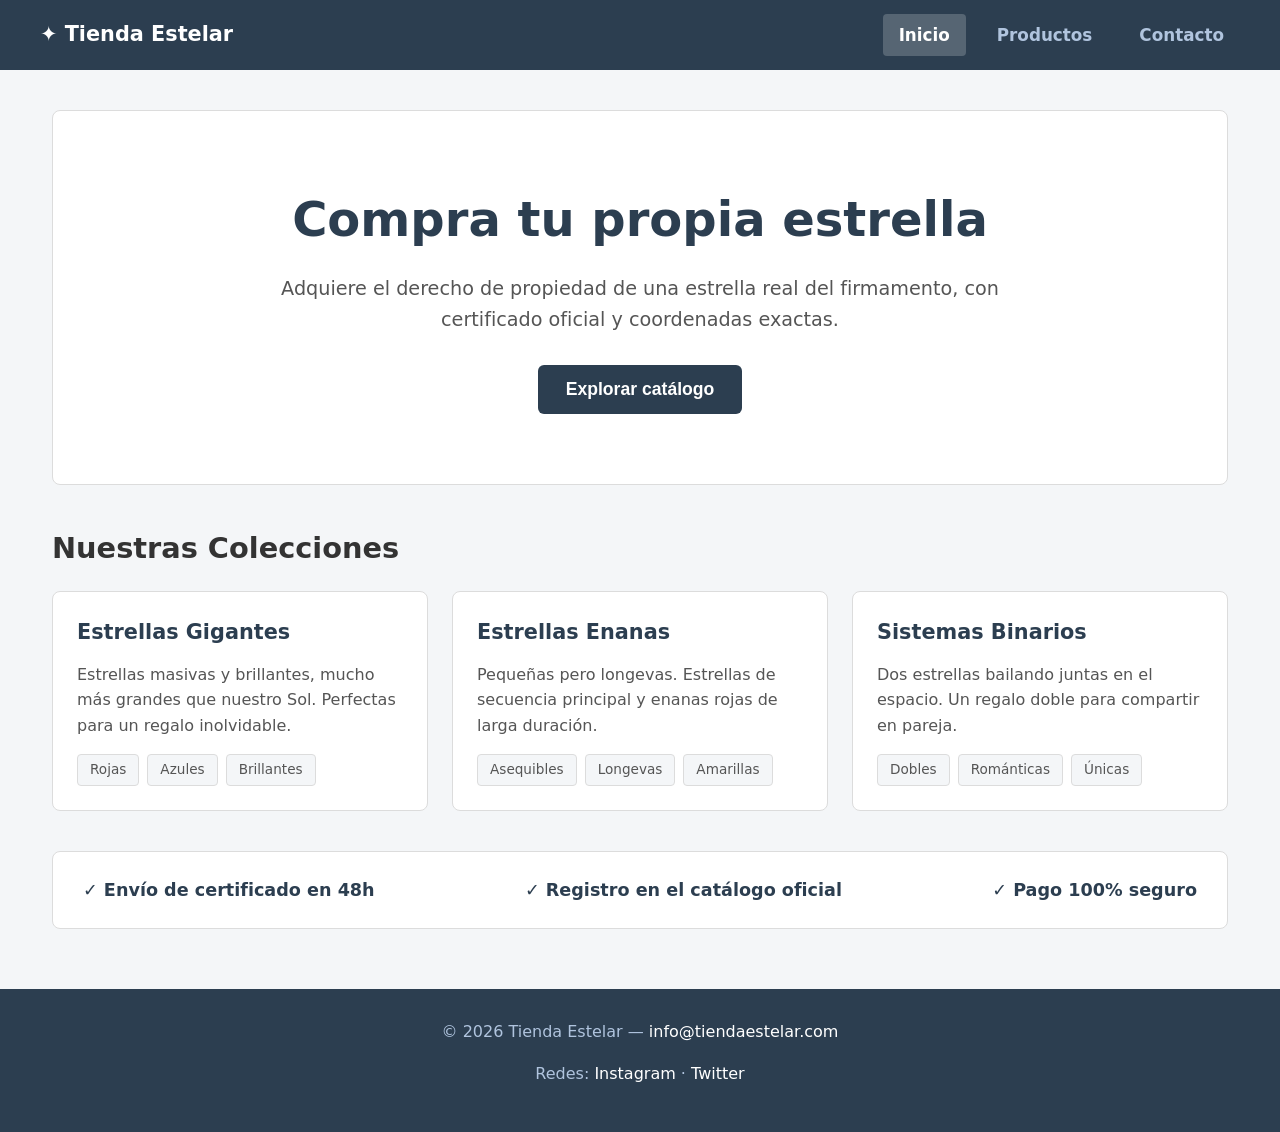
<file: index.html>
<!DOCTYPE html>
<html lang="es">
<head>
  <meta charset="UTF-8">
  <meta name="viewport" content="width=device-width, initial-scale=1">
  <title>Tienda Estelar — Inicio</title>
  <link rel="stylesheet" href="global.css">
</head>
<body>

  <header class="menu">
    <a class="marca" href="index.html">✦ Tienda Estelar</a>
    <nav>
      <a class="activo" href="index.html">Inicio</a>
      <a href="productes.html">Productos</a>
      <a href="contacte.html">Contacto</a>
    </nav>
  </header>

  <main class="contenedor">
    <section class="portada">
      <h1>Compra tu propia estrella</h1>
      <p>Adquiere el derecho de propiedad de una estrella real del firmamento, con certificado oficial y coordenadas exactas.</p>
      <a href="productes.html" class="enlace-boton">
        <button class="boton">Explorar catálogo</button>
      </a>
    </section>

    <section>
      <h2 class="titulo-seccion">Nuestras Colecciones</h2>
      <div class="colecciones">
        <article class="tarjeta-coleccion">
          <h3>Estrellas Gigantes</h3>
          <p>Estrellas masivas y brillantes, mucho más grandes que nuestro Sol. Perfectas para un regalo inolvidable.</p>
          <div class="etiquetas">
            <span>Rojas</span><span>Azules</span><span>Brillantes</span>
          </div>
        </article>
        <article class="tarjeta-coleccion">
          <h3>Estrellas Enanas</h3>
          <p>Pequeñas pero longevas. Estrellas de secuencia principal y enanas rojas de larga duración.</p>
          <div class="etiquetas">
            <span>Asequibles</span><span>Longevas</span><span>Amarillas</span>
          </div>
        </article>
        <article class="tarjeta-coleccion">
          <h3>Sistemas Binarios</h3>
          <p>Dos estrellas bailando juntas en el espacio. Un regalo doble para compartir en pareja.</p>
          <div class="etiquetas">
            <span>Dobles</span><span>Románticas</span><span>Únicas</span>
          </div>
        </article>
      </div>
    </section>

    <section class="beneficios">
      <div>✓ Envío de certificado en 48h</div>
      <div>✓ Registro en el catálogo oficial</div>
      <div>✓ Pago 100% seguro</div>
    </section>
  </main>

  <footer>
    <p>© 2026 Tienda Estelar — <a href="mailto:info@tiendaestelar.com">info@tiendaestelar.com</a></p>
    <p>Redes: <a href="#">Instagram</a> · <a href="#">Twitter</a></p>
  </footer>

</body>
</html>
</file>
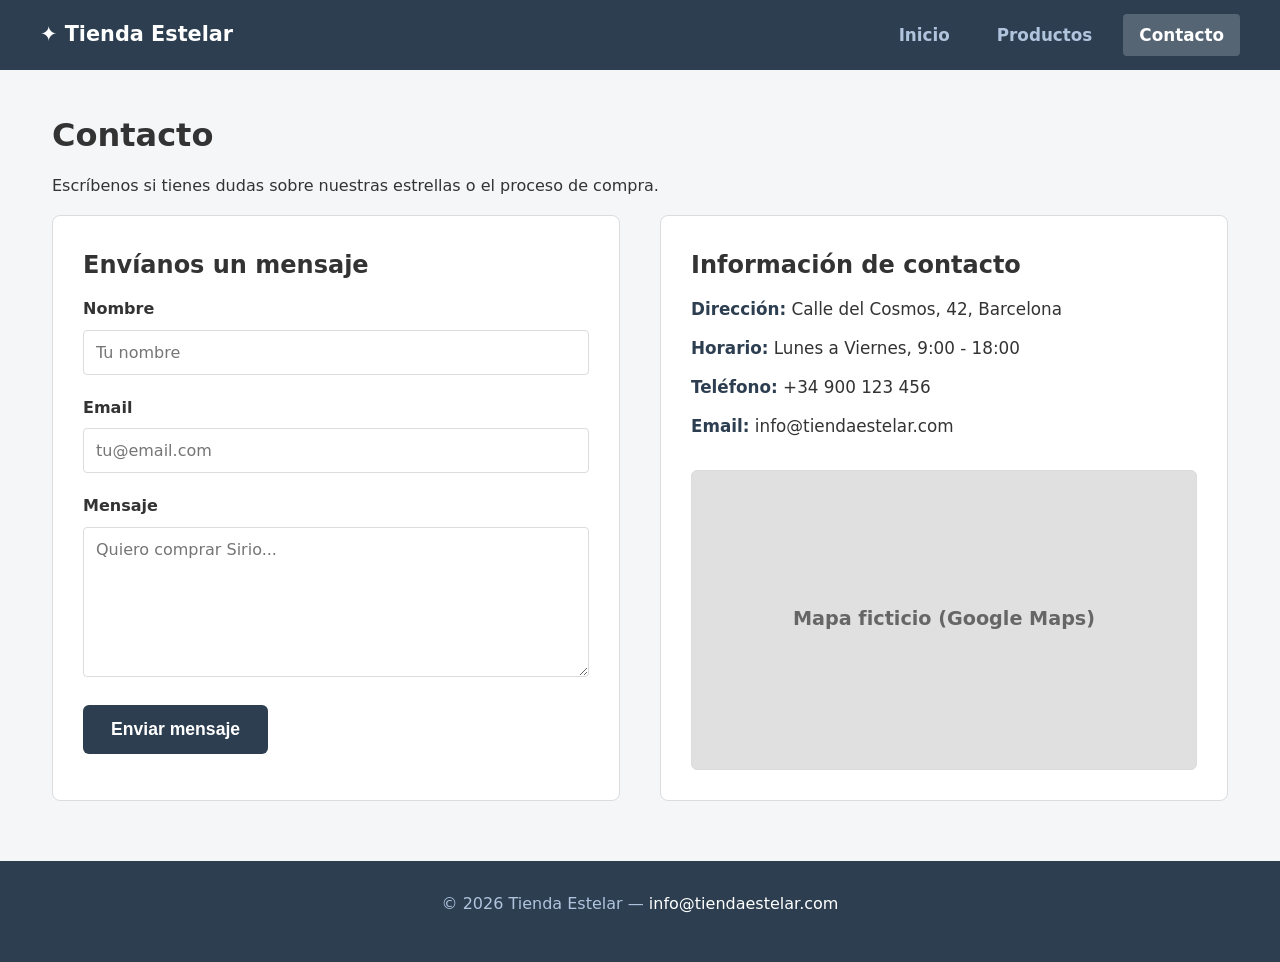
<file: contacte.html>
<!DOCTYPE html>
<html lang="es">
<head>
  <meta charset="UTF-8">
  <meta name="viewport" content="width=device-width, initial-scale=1">
  <title>Tienda Estelar — Contacto</title>
  <link rel="stylesheet" href="global.css">
</head>
<body>

  <header class="menu">
    <a class="marca" href="index.html">✦ Tienda Estelar</a>
    <nav>
      <a href="index.html">Inicio</a>
      <a href="productes.html">Productos</a>
      <a class="activo" href="contacte.html">Contacto</a>
    </nav>
  </header>

  <main class="contenedor">
    <h1>Contacto</h1>
    <p>Escríbenos si tienes dudas sobre nuestras estrellas o el proceso de compra.</p>

    <!-- # AQUÍ SE APLICA EL GRID-CONTACTO -->
    <div class="grid-contacto">
      <section class="bloque">
        <h2>Envíanos un mensaje</h2>
        <form>
          <div class="campo">
            <label>Nombre</label>
            <input type="text" placeholder="Tu nombre">
          </div>
          <div class="campo">
            <label>Email</label>
            <input type="email" placeholder="tu@email.com">
          </div>
          <div class="campo">
            <label>Mensaje</label>
            <textarea placeholder="Quiero comprar Sirio..."></textarea>
          </div>
          <button class="boton" type="submit">Enviar mensaje</button>
        </form>
      </section>

      <section class="bloque info">
        <h2>Información de contacto</h2>
        <ul>
          <li><strong>Dirección:</strong> Calle del Cosmos, 42, Barcelona</li>
          <li><strong>Horario:</strong> Lunes a Viernes, 9:00 - 18:00</li>
          <li><strong>Teléfono:</strong> +34 900 123 456</li>
          <li><strong>Email:</strong> info@tiendaestelar.com</li>
        </ul>
        <div class="mapa">Mapa ficticio (Google Maps)</div>
      </section>
    </div>
  </main>

  <footer>
    <p>© 2026 Tienda Estelar — <a href="mailto:info@tiendaestelar.com">info@tiendaestelar.com</a></p>
  </footer>

</body>
</html>
</file>
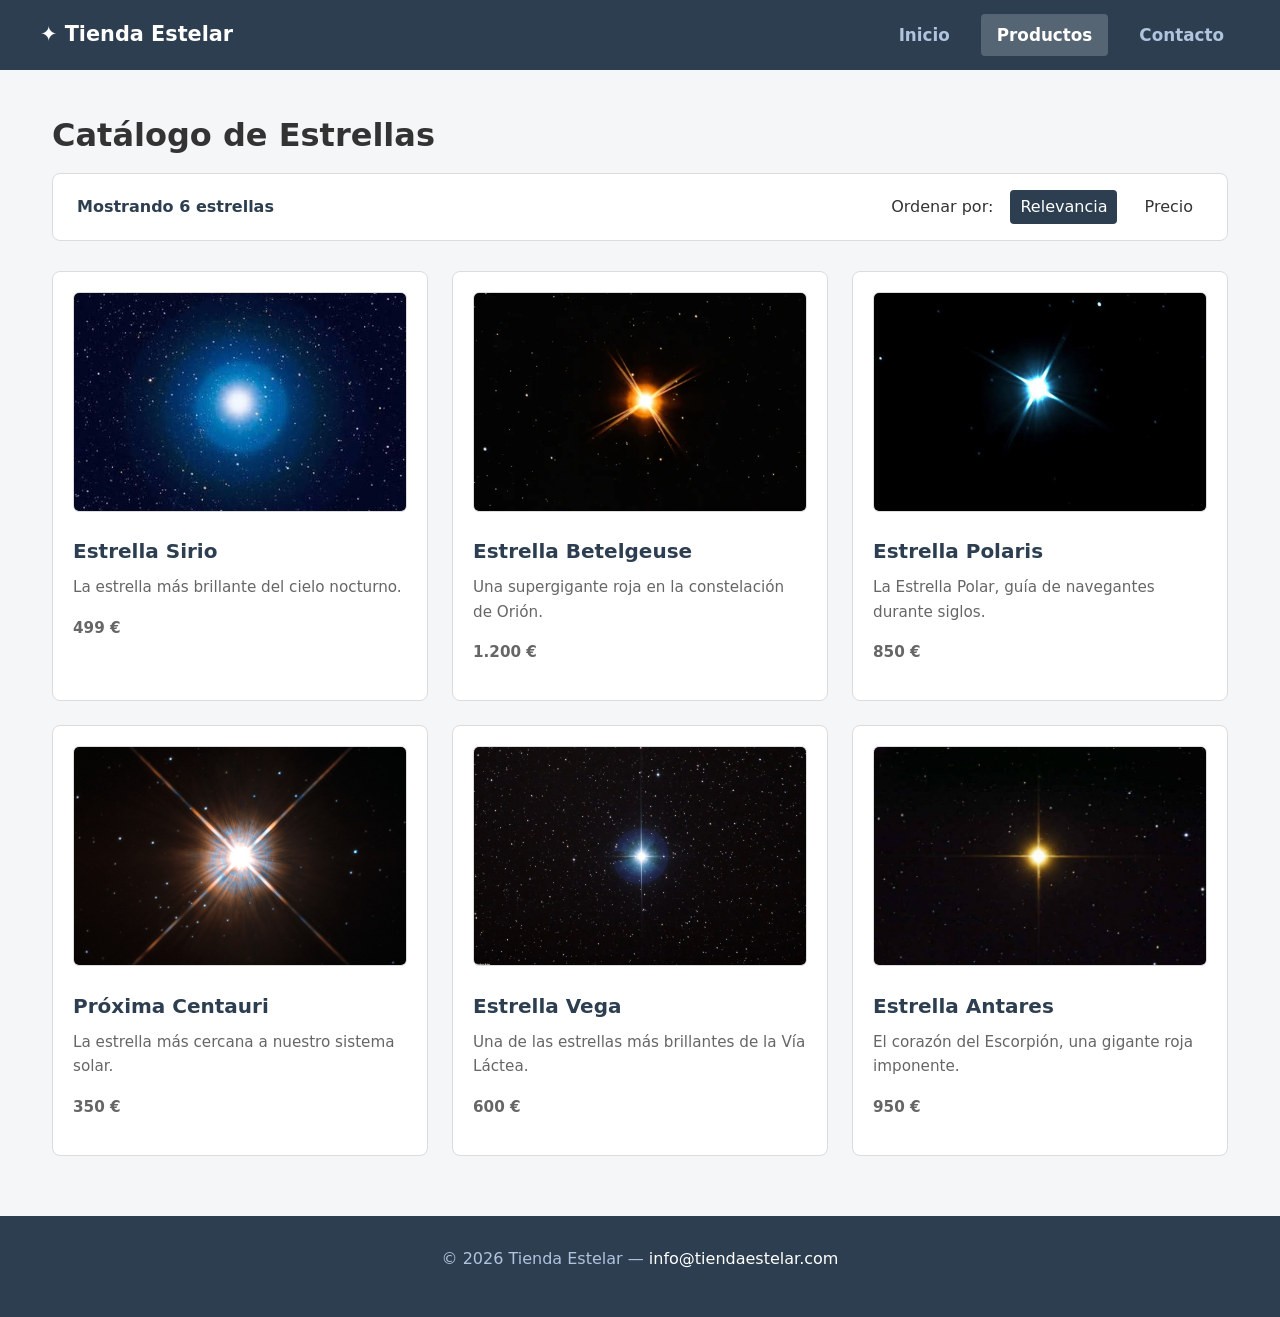
<file: productes.html>
<!DOCTYPE html>
<html lang="es">
<head>
  <meta charset="UTF-8">
  <meta name="viewport" content="width=device-width, initial-scale=1">
  <title>Tienda Estelar — Productos</title>
  <link rel="stylesheet" href="global.css">
</head>
<body>

  <header class="menu">
    <a class="marca" href="index.html">✦ Tienda Estelar</a>
    <nav>
      <a href="index.html">Inicio</a>
      <a class="activo" href="productes.html">Productos</a>
      <a href="contacte.html">Contacto</a>
    </nav>
  </header>

  <main class="contenedor">
    <h1>Catálogo de Estrellas</h1>

    <div class="barra-ordenar">
      <div class="resultados"><span>Mostrando</span> 6 estrellas</div>
      <div class="ordenar">
        <span>Ordenar por:</span>
        <a href="#" class="activo">Relevancia</a>
        <a href="#">Precio</a>
      </div>
    </div>

    <!-- # AQUÍ SE APLICA EL GRID-PRODUCTOS -->
    <div class="grid-productos">
      <article class="tarjeta">
        <img src="img/sirio.jpg" alt="Estrella Sirio" class="imagen">
        <h3>Estrella Sirio</h3>
        <p>La estrella más brillante del cielo nocturno.</p>
        <p class="precio">499 €</p>
      </article>

      <article class="tarjeta">
        <img src="img/betelgeuse.jpg" alt="Estrella Betelgeuse" class="imagen">
        <h3>Estrella Betelgeuse</h3>
        <p>Una supergigante roja en la constelación de Orión.</p>
        <p class="precio">1.200 €</p>
      </article>

      <article class="tarjeta">
        <img src="img/polaris.jpg" alt="Estrella Polaris" class="imagen">
        <h3>Estrella Polaris</h3>
        <p>La Estrella Polar, guía de navegantes durante siglos.</p>
        <p class="precio">850 €</p>
      </article>

      <article class="tarjeta">
        <img src="img/proxima.jpg" alt="Estrella Próxima Centauri" class="imagen">
        <h3>Próxima Centauri</h3>
        <p>La estrella más cercana a nuestro sistema solar.</p>
        <p class="precio">350 €</p>
      </article>

      <article class="tarjeta">
        <img src="img/vega.jpg" alt="Estrella Vega" class="imagen">
        <h3>Estrella Vega</h3>
        <p>Una de las estrellas más brillantes de la Vía Láctea.</p>
        <p class="precio">600 €</p>
      </article>

      <article class="tarjeta">
        <img src="img/antares.jpg" alt="Estrella Antares" class="imagen">
        <h3>Estrella Antares</h3>
        <p>El corazón del Escorpión, una gigante roja imponente.</p>
        <p class="precio">950 €</p>
      </article>
    </div>
  </main>

  <footer>
    <p>© 2026 Tienda Estelar — <a href="mailto:info@tiendaestelar.com">info@tiendaestelar.com</a></p>
  </footer>

</body>
</html>
</file>
<file: global.css>
:root {
  --azul-oscuro: #2c3e50;      
  --gris-fondo: #f4f6f8;       
  --blanco-tarjetas: #ffffff;  
  --texto-oscuro: #333333;     
  --borde-gris: #dcdcdc;       
  --altura-menu: 70px;         
}

* {
  box-sizing: border-box; 
  margin: 0;              
  padding: 0;             
}

body {
  background-color: var(--gris-fondo);
  color: var(--texto-oscuro);
  font-family: system-ui, -apple-system, sans-serif;
  line-height: 1.6;
  -webkit-text-size-adjust: 100%;
  display: flex;
  flex-direction: column;
  min-height: 100vh; 
}

h1, h2, h3 { margin-bottom: 12px; }
p { margin-bottom: 16px; }

/* Menu (Inicio, Productos, Contacto) */

.menu {
  position: fixed; 
  top: 0;
  left: 0;
  width: 100%;
  height: var(--altura-menu);
  background-color: var(--azul-oscuro);
  display: flex;
  align-items: center;
  justify-content: space-between;
  padding: 0 40px; 
  z-index: 1000;
}

.menu .marca {
  color: var(--blanco-tarjetas);
  font-weight: bold;
  font-size: 1.3rem;
  text-decoration: none;
}

.menu nav { 
  display: flex; 
  gap: 15px; 
}

.menu nav a {
  color: #b0c4de;
  text-decoration: none;
  font-weight: 600;
  padding: 8px 16px;
  border-radius: 4px;
  font-size: 1.05rem;
}

.menu nav a:hover,.menu nav a.activo {
  background-color: rgba(255, 255, 255, 0.2);
  color: var(--blanco-tarjetas);
}

.contenedor {
  max-width: 1400px;
  width: 95%;
  margin: 0 auto;
  padding: calc(var(--altura-menu) + 40px) 20px 60px;  
  flex: 1; 
}

.boton {
  display: inline-block;
  background-color: var(--azul-oscuro);
  color: var(--blanco-tarjetas);
  border: none;
  padding: 14px 28px;
  font-size: 1.1rem;
  font-weight: bold;
  border-radius: 6px;
  cursor: pointer;
  text-decoration: none;
}

.boton:hover { 
  background-color: #1a252f; 
}

footer {
  background-color: var(--azul-oscuro);
  color: #b0c4de;
  text-align: center;
  padding: 30px;
  font-size: 1rem;
  width: 100%;
}

footer a { 
  color: var(--blanco-tarjetas); 
  text-decoration: none; 
}


/* INICIO (index.html) */

.portada {
  background-color: var(--blanco-tarjetas);
  border: 1px solid var(--borde-gris);
  border-radius: 8px;
  padding: 70px 40px; 
  text-align: center;
  margin-bottom: 40px;
}

.portada h1 { 
  font-size: 3rem; 
  color: var(--azul-oscuro); 
  margin-bottom: 16px; 
}

.portada p { 
  font-size: 1.2rem; 
  color: #555; 
  max-width: 800px; 
  margin: 0 auto 30px auto; 
}

.titulo-seccion { 
  margin-bottom: 20px; 
  font-size: 1.8rem; 
}

.enlace-boton {
  text-decoration: none;
  display: inline-block;
}

.colecciones {
  display: flex;
  flex-wrap: wrap;
  gap: 24px;
  margin-bottom: 40px;
}

.tarjeta-coleccion {
  background-color: var(--blanco-tarjetas);
  border: 1px solid var(--borde-gris);
  border-radius: 8px;
  padding: 24px;
  flex: 1 1 300px; 
}

.tarjeta-coleccion h3 { 
  color: var(--azul-oscuro); 
  margin-bottom: 12px; 
  font-size: 1.3rem; 
}

.tarjeta-coleccion p { 
  font-size: 1rem; 
  color: #555; 
}

.etiquetas { 
  display: flex; 
  gap: 8px; 
  margin-top: 16px; 
  flex-wrap: wrap; 
}

.etiquetas span {
  background-color: var(--gris-fondo);
  border: 1px solid var(--borde-gris);
  padding: 4px 12px;
  border-radius: 4px;
  font-size: 0.85rem;
  color: #555;
}

.beneficios {
  background-color: var(--blanco-tarjetas);
  border: 1px solid var(--borde-gris);
  border-radius: 8px;
  display: flex;
  justify-content: space-between;
  padding: 24px 30px;
  flex-wrap: wrap;
  gap: 20px;
}

.beneficios div { 
  font-weight: bold; 
  color: var(--azul-oscuro); 
  font-size: 1.1rem; 
}


/*  PRODUCTOS (productes.html)*/

.barra-ordenar {
  background-color: var(--blanco-tarjetas);
  border: 1px solid var(--borde-gris);
  border-radius: 8px;
  padding: 16px 24px;
  margin-bottom: 30px;
  display: flex;
  justify-content: space-between;
  align-items: center;
  flex-wrap: wrap;
  gap: 10px;
  font-size: 1rem;
}

.resultados { 
  font-weight: bold; 
  color: var(--azul-oscuro); 
}

.ordenar a {
  display: inline-block;
  color: var(--texto-oscuro);
  text-decoration: none;
  margin-left: 12px;
  padding: 4px 10px;
  border-radius: 4px;
}

.ordenar a:hover { 
  background-color: var(--gris-fondo); 
}

.ordenar a.activo { 
  background-color: var(--azul-oscuro); 
  color: var(--blanco-tarjetas); 
}

.grid-productos {
  display: flex;
  flex-wrap: wrap;
  gap: 24px;
}

.tarjeta {
  background-color: var(--blanco-tarjetas);
  border: 1px solid var(--borde-gris);
  border-radius: 8px;
  flex: 1 1 300px;
  padding: 20px;
}

.imagen {
  width: 100%;
  height: 220px; 
  background-color: var(--gris-fondo); 
  border-radius: 6px;
  margin-bottom: 16px;
  object-fit: cover; 
  border: 1px solid var(--borde-gris);
}

.tarjeta h3 { 
  font-size: 1.25rem;
  color: var(--azul-oscuro); 
  margin-bottom: 8px; 
}

.tarjeta p { 
  font-size: 0.95rem; 
  color: #666; 
}

.precio { 
  font-size: 1.4rem; 
  font-weight: bold; 
  color: var(--azul-oscuro); 
  margin-top: 12px; 
}


/* PÁGINA DE CONTACTO (contacte.html) */

.grid-contacto {
  display: grid;
  grid-template-columns: 1fr 1fr; 
  gap: 40px;
}

.bloque {
  background-color: var(--blanco-tarjetas);
  border: 1px solid var(--borde-gris);
  border-radius: 8px;
  padding: 30px;
}

/* # FORMULARIO  */
.campo { 
  margin-bottom: 20px; 
}

.campo label { 
  display: block; 
  font-weight: bold; 
  margin-bottom: 8px; 
}

.campo input, .campo textarea {
  width: 100%;
  padding: 12px;
  border: 1px solid var(--borde-gris);
  border-radius: 4px;
  font-family: inherit;
  font-size: 16px; 
}

.campo textarea { 
  resize: vertical; 
  min-height: 150px; 
}

/* # CONTACTO  */
.info ul { 
  list-style: none; 
  margin-bottom: 30px; 
}

.info li { 
  margin-bottom: 12px; 
  font-size: 1.05rem; 
}

.info strong { 
  color: var(--azul-oscuro); 
}

/* # 16. MAPA FICTICIO */
.mapa {
  background-color: #e0e0e0;
  border: 1px solid var(--borde-gris);
  border-radius: 6px;
  height: 300px; 
  display: flex;
  align-items: center;
  justify-content: center;
  color: #666;
  font-weight: bold;
  font-size: 1.2rem;
}


/* DISEÑO PARA MÓVILES (iPhone 16 )*/
@media (max-width: 600px) {
  
  .menu { 
    padding: 0 12px; 
  }
  .menu .marca { 
    font-size: 1rem; 
  }
  .menu nav { 
    gap: 4px; 
  }
  .menu nav a { 
    font-size: 0.85rem; 
    padding: 6px 10px; 
  }
  
  .contenedor { 
    width: 100%;
    padding: calc(var(--altura-menu) + 20px) 16px 40px; 
  }
  
  h1 { 
    font-size: 1.8rem; 
  }
  .titulo-seccion { 
    font-size: 1.4rem; 
  }

  /* (index.html) */
  .portada { 
    padding: 30px 16px; 
    margin-bottom: 24px; 
  }
  .portada h1 { 
    font-size: 1.8rem; }
  .portada p { font-size: 1rem; }
  
  /* (index.html) */
  .tarjeta-coleccion { flex: 1 1 100%; padding: 20px; }
  
  /*  (index.html) */
  .beneficios { 
    flex-direction: column; 
    align-items: flex-start; 
    gap: 12px; 
    padding: 20px; 
  }
  
  /* (productes.html) */
  .barra-ordenar { 
    flex-direction: column; 
    align-items: flex-start; 
    padding: 12px 16px; 
  }
  .ordenar a { margin-left: 0; margin-right: 8px; }
  
  /* (productes.html)*/
  .tarjeta { flex: 1 1 100%; padding: 16px; }
  .imagen { height: 180px; } 
  
  /* (contacte.html) */
  .grid-contacto { grid-template-columns: 1fr; gap: 24px; }
  .bloque { padding: 20px; }
  .mapa { height: 200px; } 
  .info li { font-size: 0.95rem; }
}
</file>
